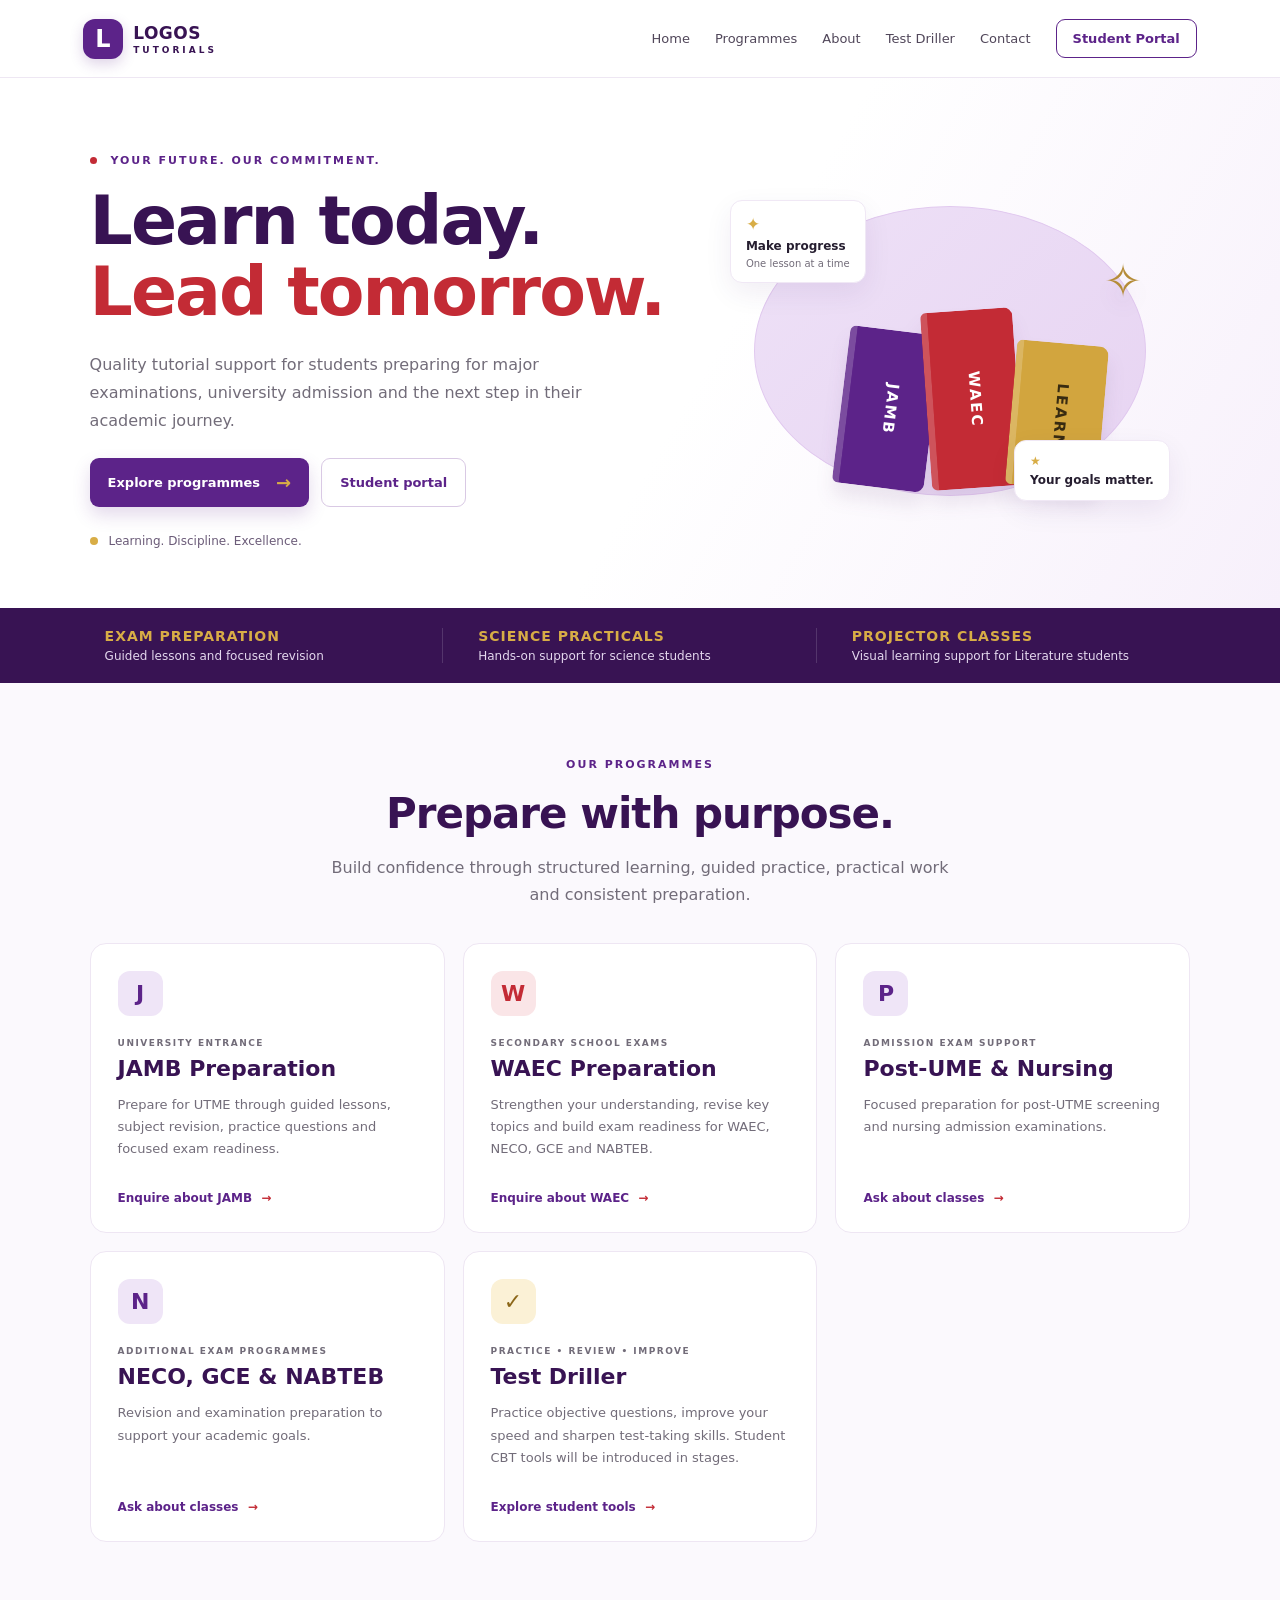
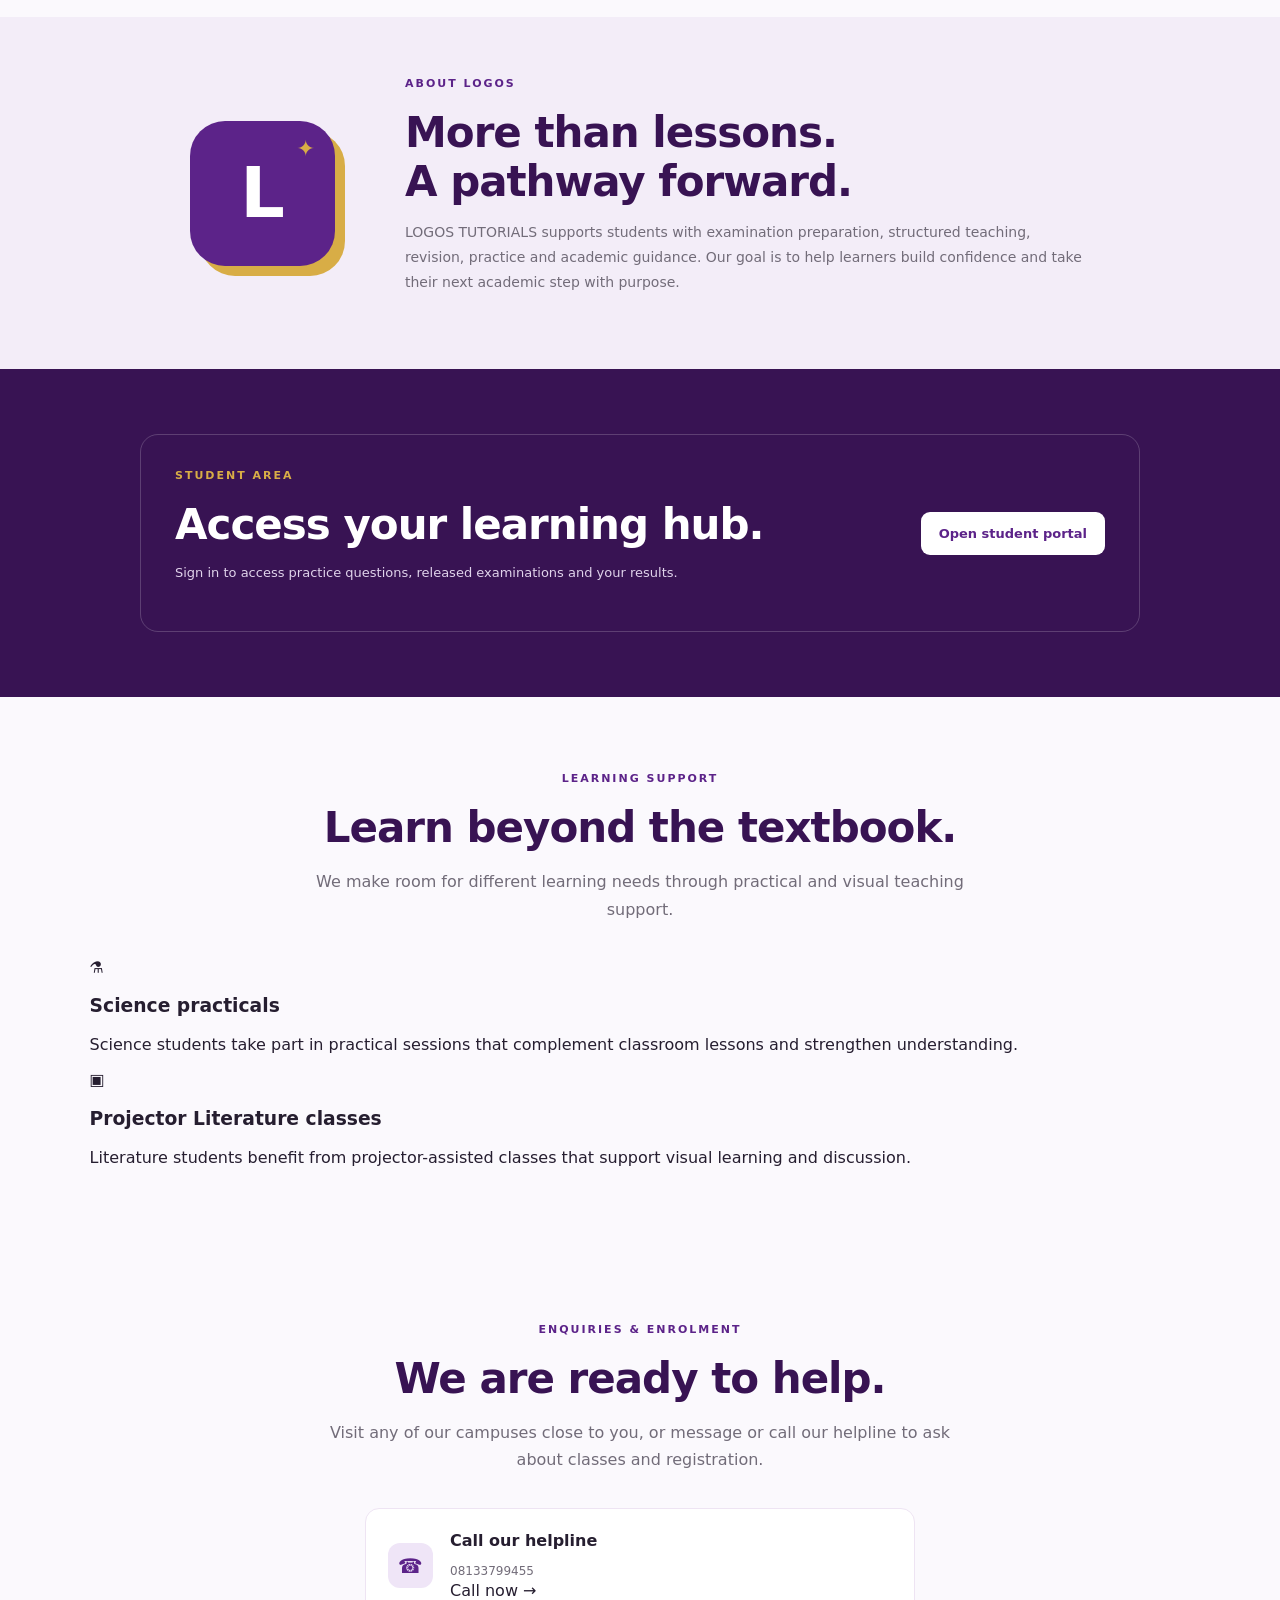
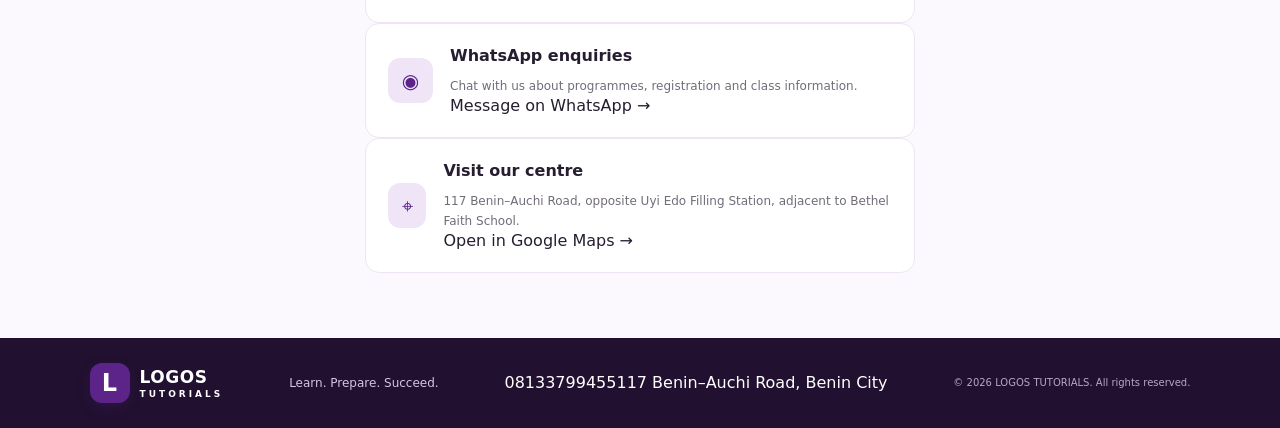
<file: index.html>
<!doctype html>
<html lang="en">
<head>
  <meta charset="utf-8">
  <meta name="viewport" content="width=device-width, initial-scale=1">
  <meta name="description" content="LOGOS Tutorials — JAMB and WAEC preparation, student learning resources and test practice.">
  <title>LOGOS TUTORIALS | Learn. Prepare. Succeed.</title>
  <link rel="stylesheet" href="styles.css">
</head>
<body>
  <header class="header">
    <a class="brand" href="#home" aria-label="LOGOS Tutorials home"><span class="brand-mark">L</span><span>LOGOS <small>TUTORIALS</small></span></a>
    <button class="menu-toggle" aria-expanded="false" aria-controls="nav" aria-label="Toggle navigation">☰</button>
    <nav id="nav" class="nav">
      <a href="#home">Home</a><a href="#programmes">Programmes</a><a href="#about">About</a><a href="#driller">Test Driller</a><a href="#contact">Contact</a>
      <a class="nav-login" href="student-portal.html">Student Portal</a>
    </nav>
  </header>
  <main>
    <section class="hero" id="home">
      <div class="hero-copy">
        <p class="eyebrow"><span></span> YOUR FUTURE. OUR COMMITMENT.</p>
        <h1>Learn today.<br><span>Lead tomorrow.</span></h1>
        <p class="lead">Quality tutorial support for students preparing for major examinations, university admission and the next step in their academic journey.</p>
        <div class="hero-actions"><a class="button primary" href="#programmes">Explore programmes <span>→</span></a><a class="button ghost" href="student-portal.html">Student portal</a></div>
        <div class="hero-note"><span class="gold-dot"></span> Learning. Discipline. Excellence.</div>
      </div>
      <div class="hero-art" aria-label="Study and academic success illustration">
        <div class="art-circle"></div><div class="floating-card card-top"><span class="mini-icon">✦</span><b>Make progress</b><small>One lesson at a time</small></div>
        <div class="book-stack"><div class="book book-one">JAMB</div><div class="book book-two">WAEC</div><div class="book book-three">LEARN</div><div class="plant">✧</div></div>
        <div class="floating-card card-bottom"><span class="gold-star">★</span><b>Your goals matter.</b></div>
      </div>
    </section>
    <section class="quick-strip"><div><b>EXAM PREPARATION</b><span>Guided lessons and focused revision</span></div><div><b>SCIENCE PRACTICALS</b><span>Hands-on support for science students</span></div><div><b>PROJECTOR CLASSES</b><span>Visual learning support for Literature students</span></div></section>
    <section class="section" id="programmes">
      <div class="section-heading"><p class="eyebrow">OUR PROGRAMMES</p><h2>Prepare with purpose.</h2><p>Build confidence through structured learning, guided practice, practical work and consistent preparation.</p></div>
      <div class="programme-grid">
        <article class="programme jamb"><div class="programme-symbol">J</div><p class="tag">UNIVERSITY ENTRANCE</p><h3>JAMB Preparation</h3><p>Prepare for UTME through guided lessons, subject revision, practice questions and focused exam readiness.</p><a href="#contact">Enquire about JAMB <span>→</span></a></article>
        <article class="programme waec"><div class="programme-symbol">W</div><p class="tag">SECONDARY SCHOOL EXAMS</p><h3>WAEC Preparation</h3><p>Strengthen your understanding, revise key topics and build exam readiness for WAEC, NECO, GCE and NABTEB.</p><a href="#contact">Enquire about WAEC <span>→</span></a></article><article class="programme"><div class="programme-symbol">P</div><p class="tag">ADMISSION EXAM SUPPORT</p><h3>Post-UME &amp; Nursing</h3><p>Focused preparation for post-UTME screening and nursing admission examinations.</p><a href="#contact">Ask about classes <span>→</span></a></article><article class="programme"><div class="programme-symbol">N</div><p class="tag">ADDITIONAL EXAM PROGRAMMES</p><h3>NECO, GCE &amp; NABTEB</h3><p>Revision and examination preparation to support your academic goals.</p><a href="#contact">Ask about classes <span>→</span></a></article>
        <article class="programme driller" id="driller"><div class="programme-symbol">✓</div><p class="tag">PRACTICE • REVIEW • IMPROVE</p><h3>Test Driller</h3><p>Practice objective questions, improve your speed and sharpen test-taking skills. Student CBT tools will be introduced in stages.</p><a href="#portal">Explore student tools <span>→</span></a></article>
      </div>
    </section>
    <section class="about-section" id="about"><div class="about-inner"><div class="about-badge">L<span>✦</span></div><div><p class="eyebrow">ABOUT LOGOS</p><h2>More than lessons.<br>A pathway forward.</h2><p>LOGOS TUTORIALS supports students with examination preparation, structured teaching, revision, practice and academic guidance. Our goal is to help learners build confidence and take their next academic step with purpose.</p></div></div></section>
    <section class="portal-section" id="portal"><div class="portal-box"><div><p class="eyebrow">STUDENT AREA</p><h2>Access your learning hub.</h2><p>Sign in to access practice questions, released examinations and your results.</p></div><a class="button light" href="student-portal.html">Open student portal</a></div></section>
    <section class="learning-support section" id="support"><div class="section-heading"><p class="eyebrow">LEARNING SUPPORT</p><h2>Learn beyond the textbook.</h2><p>We make room for different learning needs through practical and visual teaching support.</p></div><div class="support-grid"><article><span class="support-icon">⚗</span><h3>Science practicals</h3><p>Science students take part in practical sessions that complement classroom lessons and strengthen understanding.</p></article><article><span class="support-icon">▣</span><h3>Projector Literature classes</h3><p>Literature students benefit from projector-assisted classes that support visual learning and discussion.</p></article></div></section>
<section class="contact-section" id="contact"><div class="section-heading"><p class="eyebrow">ENQUIRIES &amp; ENROLMENT</p><h2>We are ready to help.</h2><p>Visit any of our campuses close to you, or message or call our helpline to ask about classes and registration.</p></div><div class="contact-grid"><article class="contact-card"><div class="contact-icon">☎</div><div><b>Call our helpline</b><p><a href="tel:+2348133799455">08133799455</a></p><a class="contact-action" href="tel:+2348133799455">Call now →</a></div></article><article class="contact-card"><div class="contact-icon">◉</div><div><b>WhatsApp enquiries</b><p>Chat with us about programmes, registration and class information.</p><a class="contact-action" href="https://wa.me/2348133799455?text=Hello%20LOGOS%20TUTORIALS%2C%20I%20would%20like%20to%20make%20an%20enquiry." target="_blank" rel="noopener">Message on WhatsApp →</a></div></article><article class="contact-card address-card"><div class="contact-icon">⌖</div><div><b>Visit our centre</b><p>117 Benin–Auchi Road, opposite Uyi Edo Filling Station, adjacent to Bethel Faith School.</p><a class="contact-action" href="https://www.google.com/maps/search/?api=1&amp;query=117+Benin+Auchi+Road+opposite+Uyi+Edo+Filling+Station+adjacent+Bethel+Faith+School" target="_blank" rel="noopener">Open in Google Maps →</a></div></article></div></section>
  </main>
  <footer><a class="brand footer-brand" href="#home"><span class="brand-mark">L</span><span>LOGOS <small>TUTORIALS</small></span></a><p>Learn. Prepare. Succeed.</p><div class="footer-contact"><a href="tel:+2348133799455">08133799455</a><span>117 Benin–Auchi Road, Benin City</span></div><small>© <span id="year"></span> LOGOS TUTORIALS. All rights reserved.</small></footer>
  <script src="script.js"></script>
</body>
</html>
</file>
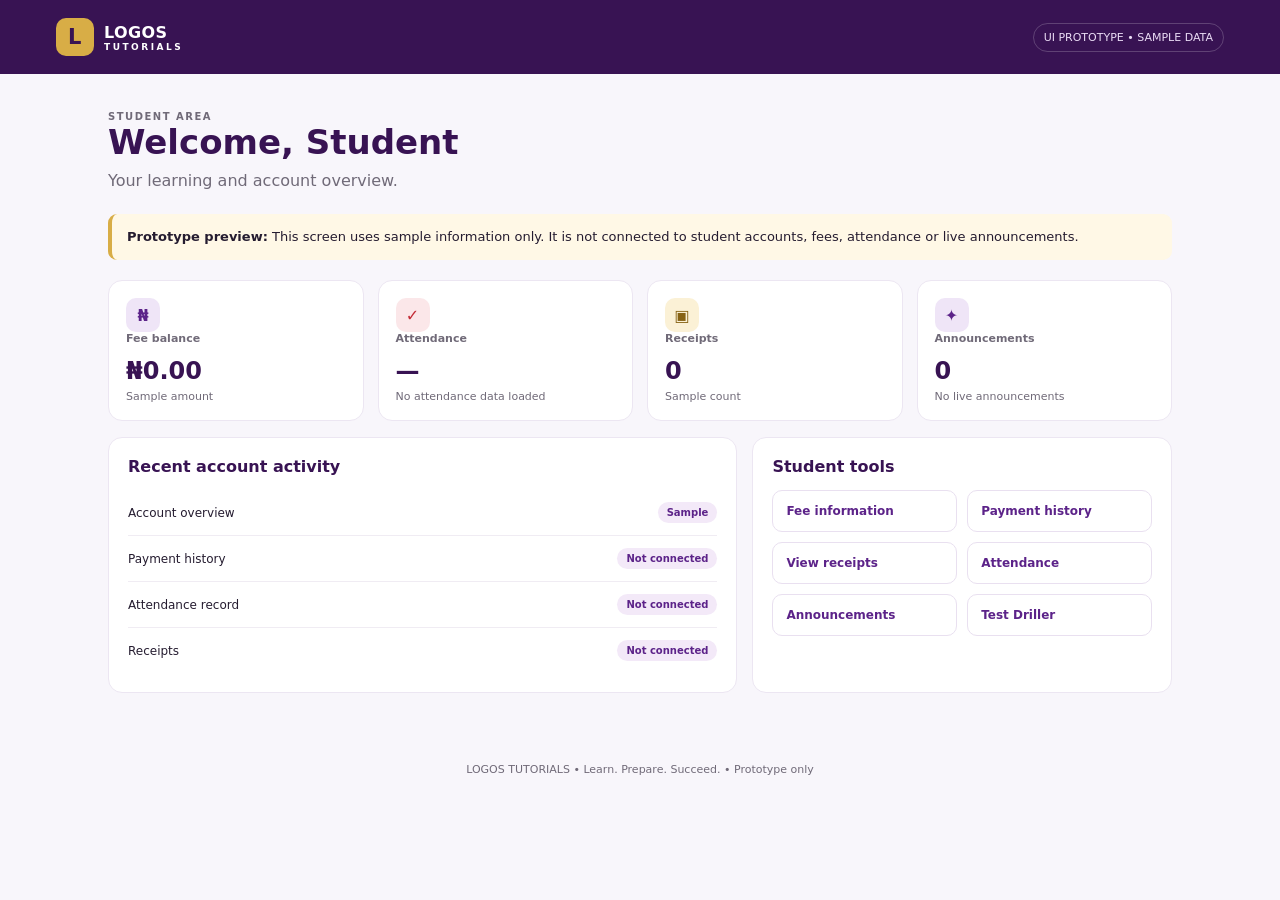
<file: student-dashboard.html>
<!doctype html>
<html lang="en">
<head>
<meta charset="utf-8">
<meta name="viewport" content="width=device-width,initial-scale=1">
<title>LOGOS Student Dashboard — Prototype</title>
<style>
:root{--purple:#5c2389;--deep:#381353;--red:#c32b35;--gold:#d8ad46;--bg:#f8f6fb;--ink:#251c30;--muted:#706a78;--white:#fff}
*{box-sizing:border-box}body{margin:0;background:var(--bg);font-family:Inter,system-ui,"Segoe UI",sans-serif;color:var(--ink)}
header{background:var(--deep);color:#fff;padding:18px clamp(16px,5vw,56px);display:flex;align-items:center;justify-content:space-between;gap:16px}
.brand{display:flex;align-items:center;gap:10px;font-weight:900;letter-spacing:.4px}.mark{background:var(--gold);color:var(--deep);width:38px;height:38px;border-radius:10px;display:grid;place-items:center;font-size:21px}.brand small{display:block;font-size:9px;letter-spacing:2.5px}
header .sample{font-size:11px;color:#eadcf5;border:1px solid #ffffff33;padding:7px 10px;border-radius:30px}
main{max-width:1100px;margin:auto;padding:28px 18px 50px}
.welcome{display:flex;justify-content:space-between;align-items:flex-start;gap:15px;flex-wrap:wrap;margin-bottom:24px}
.eyebrow{color:var(--purple);font-weight:800;letter-spacing:1.5px;font-size:10px;margin:0 0 8px}
h1{font-size:clamp(24px,4vw,34px);margin:0;color:var(--deep)}.welcome p{color:var(--muted);margin:9px 0 0}
.notice{background:#fff8e6;border-left:4px solid var(--gold);border-radius:9px;padding:13px 15px;font-size:13px;line-height:1.55;margin-bottom:20px}
.cards{display:grid;grid-template-columns:repeat(4,minmax(0,1fr));gap:14px}
.card{background:#fff;border:1px solid #ece6f2;border-radius:14px;padding:17px;min-height:130px}
.card .label{font-size:11px;color:var(--muted);font-weight:700}.card .value{font-size:24px;font-weight:900;color:var(--deep);margin:12px 0 5px}.card .sub{font-size:11px;color:var(--muted)}
.icon{width:34px;height:34px;border-radius:10px;background:#efe5f7;color:var(--purple);display:grid;place-items:center;font-weight:900}.red .icon{background:#fbe7e9;color:var(--red)}.gold .icon{background:#fbf1d6;color:#876315}
.section-grid{display:grid;grid-template-columns:1.2fr .8fr;gap:15px;margin-top:16px}
.panel{background:#fff;border:1px solid #ece6f2;border-radius:14px;padding:19px}.panel h2{font-size:16px;color:var(--deep);margin:0 0 14px}
.row{display:flex;justify-content:space-between;align-items:center;padding:12px 0;border-bottom:1px solid #f0ecf3;gap:12px;font-size:12px}.row:last-child{border:0}.status{font-size:10px;font-weight:800;border-radius:20px;padding:5px 9px;background:#f3e9f8;color:var(--purple)}
.actions{display:grid;grid-template-columns:repeat(2,1fr);gap:10px}.action{border:1px solid #e9e0f0;border-radius:10px;padding:13px;color:var(--purple);font-size:12px;font-weight:800;background:#fff}.action:focus,.action:hover{outline:2px solid #d8ad46}
footer{text-align:center;color:var(--muted);font-size:11px;padding:20px}
@media(max-width:800px){.cards{grid-template-columns:repeat(2,1fr)}.section-grid{grid-template-columns:1fr}}
@media(max-width:420px){.cards{grid-template-columns:1fr}.actions{grid-template-columns:1fr}}
</style>
</head>
<body>
<header><div class="brand"><span class="mark">L</span><span>LOGOS <small>TUTORIALS</small></span></div><span class="sample">UI PROTOTYPE • SAMPLE DATA</span></header>
<main>
<section class="welcome"><div><p class="eyebrow">STUDENT AREA</p><h1>Welcome, Student</h1><p>Your learning and account overview.</p></div></section>
<div class="notice"><strong>Prototype preview:</strong> This screen uses sample information only. It is not connected to student accounts, fees, attendance or live announcements.</div>
<section class="cards" aria-label="Student summary">
<article class="card"><div class="icon">₦</div><div class="label">Fee balance</div><div class="value">₦0.00</div><div class="sub">Sample amount</div></article>
<article class="card red"><div class="icon">✓</div><div class="label">Attendance</div><div class="value">—</div><div class="sub">No attendance data loaded</div></article>
<article class="card gold"><div class="icon">▣</div><div class="label">Receipts</div><div class="value">0</div><div class="sub">Sample count</div></article>
<article class="card"><div class="icon">✦</div><div class="label">Announcements</div><div class="value">0</div><div class="sub">No live announcements</div></article>
</section>
<section class="section-grid">
<article class="panel"><h2>Recent account activity</h2><div class="row"><span>Account overview</span><span class="status">Sample</span></div><div class="row"><span>Payment history</span><span class="status">Not connected</span></div><div class="row"><span>Attendance record</span><span class="status">Not connected</span></div><div class="row"><span>Receipts</span><span class="status">Not connected</span></div></article>
<article class="panel"><h2>Student tools</h2><div class="actions"><div class="action">Fee information</div><div class="action">Payment history</div><div class="action">View receipts</div><div class="action">Attendance</div><div class="action">Announcements</div><div class="action">Test Driller</div></div></article>
</section>
</main>
<footer>LOGOS TUTORIALS • Learn. Prepare. Succeed. • Prototype only</footer>
</body>
</html>
</file>
<file: styles.css>
:root{--purple:#5c2389;--purple-dark:#381353;--purple-light:#efe5f7;--gold:#d8ad46;--red:#c32b35;--ink:#261e30;--muted:#726c79;--white:#fff;--bg:#fbf9fd}*{box-sizing:border-box}html{scroll-behavior:smooth}body{margin:0;font-family:Inter,ui-sans-serif,system-ui,-apple-system,"Segoe UI",sans-serif;color:var(--ink);background:var(--bg)}a{color:inherit;text-decoration:none}.header{height:auto;min-height:78px;padding:14px 6.5%;display:flex;align-items:center;justify-content:space-between;background:#fff;border-bottom:1px solid #eee7f3;position:sticky;top:0;z-index:20}.brand{display:flex;align-items:center;gap:10px;font-weight:900;letter-spacing:.5px;color:var(--purple-dark);font-size:17px}.brand small{display:block;font-size:9px;letter-spacing:3px;margin-top:2px}.brand-mark{display:grid;place-items:center;width:40px;height:40px;background:var(--purple);color:white;border-radius:12px;font-weight:900;font-size:24px;box-shadow:0 5px 14px #5c238933}.nav{display:flex;align-items:center;gap:25px;font-size:13px;color:#51475a}.nav a:hover{color:var(--purple)}.nav-login{border:1px solid var(--purple);padding:11px 16px;border-radius:9px;color:var(--purple);font-weight:700}.menu-toggle{display:none;border:0;background:transparent;font-size:24px;color:var(--purple)}.hero{padding:76px 7% 60px;display:grid;grid-template-columns:1.1fr .9fr;align-items:center;gap:32px;min-height:470px;background:linear-gradient(120deg,#fff 55%,#f7f0fb)}.eyebrow{font-size:11px;font-weight:800;letter-spacing:2px;color:var(--purple);margin:0 0 18px}.eyebrow span{display:inline-block;width:7px;height:7px;border-radius:50%;background:var(--red);margin-right:8px}.hero h1{font-size:clamp(42px,6vw,68px);line-height:1.05;letter-spacing:-2px;margin:0;color:var(--purple-dark)}.hero h1 span{color:var(--red)}.lead{max-width:520px;color:var(--muted);line-height:1.75;font-size:16px;margin:23px 0}.hero-actions{display:flex;gap:12px;flex-wrap:wrap}.button{display:inline-flex;align-items:center;gap:16px;padding:14px 18px;border-radius:9px;font-size:13px;font-weight:800}.primary{background:var(--purple);color:#fff;box-shadow:0 8px 18px #5c23892c}.primary span{color:var(--gold);font-size:18px}.ghost{border:1px solid #d9c9e4;color:var(--purple)}.hero-note{margin-top:27px;font-size:12px;color:#6b5b78}.gold-dot{width:8px;height:8px;background:var(--gold);display:inline-block;border-radius:50%;margin-right:7px}.hero-art{height:330px;position:relative;max-width:440px;width:100%;margin:auto}.art-circle{position:absolute;inset:20px 24px 20px 24px;border-radius:50%;background:linear-gradient(135deg,#eee1f7,#e7d4f2);border:1px solid #e1c9ef}.book-stack{position:absolute;left:24%;right:14%;bottom:28px;height:190px;display:flex;align-items:end;justify-content:center;filter:drop-shadow(0 14px 9px #46205b18)}.book{height:158px;width:92px;border-radius:6px 9px 9px 6px;display:flex;align-items:center;justify-content:center;writing-mode:vertical-rl;transform:rotate(7deg);font-size:15px;font-weight:900;letter-spacing:2px;color:white;border-left:7px solid #ffffff30}.book-one{background:var(--purple);margin-right:-7px}.book-two{background:var(--red);height:178px;transform:rotate(-4deg);margin-right:-7px}.book-three{background:#d2a53e;color:#382b11;height:145px;transform:rotate(5deg)}.plant{font-size:46px;color:#b58c38;position:absolute;right:-34px;top:-44px;writing-mode:horizontal-tb}.floating-card{position:absolute;background:white;border:1px solid #f0e8f5;border-radius:12px;padding:13px 15px;box-shadow:0 10px 28px #3d155f12;font-size:12px;display:grid;gap:5px}.floating-card small{color:var(--muted)}.card-top{top:14px;left:0}.mini-icon{color:var(--gold);font-size:17px}.card-bottom{right:0;bottom:15px}.gold-star{color:var(--gold)}.quick-strip{display:grid;grid-template-columns:repeat(3,1fr);padding:20px 7%;background:var(--purple-dark);color:#fff;gap:20px}.quick-strip div{display:grid;gap:5px;border-right:1px solid #ffffff25;padding-left:15px}.quick-strip div:last-child{border:0}.quick-strip b{font-size:14px;color:var(--gold);letter-spacing:1px}.quick-strip span{font-size:12px;color:#e4d8ee}.section{padding:75px 7%}.section-heading{text-align:center;max-width:650px;margin:0 auto 35px}.section-heading h2,.about-inner h2,.portal-box h2{font-size:clamp(28px,4vw,42px);letter-spacing:-1px;color:var(--purple-dark);margin:0 0 13px}.section-heading>p:last-child{color:var(--muted);line-height:1.7}.programme-grid{display:grid;grid-template-columns:repeat(3,1fr);gap:18px}.programme{padding:27px;border-radius:16px;background:#fff;border:1px solid #eee6f3;min-height:285px;display:flex;flex-direction:column}.programme-symbol{width:45px;height:45px;border-radius:12px;display:grid;place-items:center;background:var(--purple-light);color:var(--purple);font-weight:900;font-size:22px}.waec .programme-symbol{background:#fae5e7;color:var(--red)}.driller .programme-symbol{background:#fbf1d6;color:#8b6618}.tag{font-size:9px;font-weight:900;letter-spacing:1.5px;color:var(--muted);margin:22px 0 8px}.programme h3{margin:0;font-size:22px;color:var(--purple-dark)}.programme>p:not(.tag){font-size:13px;color:var(--muted);line-height:1.7}.programme>a{margin-top:auto;color:var(--purple);font-weight:800;font-size:12px;padding-top:18px}.programme>a span{color:var(--red);margin-left:5px}.about-section{background:#f3edf8;padding:60px 7%}.about-inner{max-width:900px;margin:auto;display:grid;grid-template-columns:180px 1fr;gap:35px;align-items:center}.about-badge{width:145px;height:145px;border-radius:35px;background:var(--purple);color:#fff;font-size:70px;font-weight:900;display:grid;place-items:center;position:relative;box-shadow:10px 10px 0 #d8ad46}.about-badge span{position:absolute;font-size:22px;color:var(--gold);right:20px;top:15px}.about-inner p:not(.eyebrow){color:var(--muted);line-height:1.8;font-size:14px}.portal-section{padding:65px 7%;background:var(--purple-dark)}.portal-box{max-width:1000px;margin:auto;border:1px solid #ffffff30;border-radius:18px;padding:34px;display:flex;align-items:center;justify-content:space-between;gap:25px;color:white}.portal-box h2{color:white}.portal-box p:not(.eyebrow){max-width:560px;color:#e0d3eb;line-height:1.7;font-size:13px}.portal-box .eyebrow{color:var(--gold)}.light{background:white;color:var(--purple);white-space:nowrap}.contact-section{padding:65px 7%}.contact-card{max-width:550px;margin:auto;border:1px solid #eee4f3;background:#fff;border-radius:14px;padding:22px;display:flex;gap:17px;align-items:center}.contact-icon{width:45px;height:45px;border-radius:12px;background:var(--purple-light);color:var(--purple);display:grid;place-items:center;font-size:20px}.contact-card p{color:var(--muted);font-size:12px;line-height:1.6;margin-bottom:0}footer{padding:25px 7%;background:#21102f;color:#fff;display:flex;align-items:center;justify-content:space-between;gap:15px;flex-wrap:wrap}.footer-brand{color:white}footer p{color:#d5c6e2;font-size:12px}footer>small{color:#b8a8c7;font-size:10px}
@media(max-width:800px){.header{padding:12px 5%}.menu-toggle{display:block}.nav{display:none;position:absolute;top:68px;left:0;right:0;background:white;padding:18px 5%;border-top:1px solid #eee;box-shadow:0 10px 20px #25103310;flex-direction:column;align-items:stretch;gap:17px}.nav.open{display:flex}.nav-login{text-align:center}.hero{padding:50px 6% 40px;grid-template-columns:1fr;gap:15px}.hero-art{height:285px;max-width:390px}.hero h1{font-size:52px}.quick-strip{padding:20px 5%;grid-template-columns:1fr;gap:14px}.quick-strip div{border-right:0;border-bottom:1px solid #ffffff25;padding:0 0 12px}.quick-strip div:last-child{padding-bottom:0}.section{padding:55px 5%}.programme-grid{grid-template-columns:1fr}.programme{min-height:240px}.about-inner{grid-template-columns:1fr;gap:24px}.about-badge{width:105px;height:105px;font-size:52px}.portal-box{padding:25px;align-items:flex-start;flex-direction:column}.contact-section{padding:55px 5%}footer{padding:25px 5%;}}
@media(min-width:801px) and (max-width:1050px){.nav{gap:14px}.hero{padding-left:5%;padding-right:5%}.programme-grid{gap:12px}.programme{padding:22px}}

/* Stage 1.1 expanded information */
.programme-grid{grid-template-columns:repeat(auto-fit,minmax(245px,1fr)}
.learning-support{background:#fff}
.support-grid{display:grid;grid-template-columns:repeat(2,minmax(0,1fr));gap:18px;max-width:900px;margin:auto}
.support-grid article{background:#fbf9fd;border:1px solid #eee6f3;border-radius:16px;padding:26px}
.support-icon{display:grid;place-items:center;width:46px;height:46px;border-radius:12px;background:#f2e9f9;color:var(--purple);font-size:22px;font-weight:800}
.support-grid h3{color:var(--purple-dark);margin:16px 0 8px}
.support-grid p{color:var(--muted);font-size:14px;line-height:1.75;margin:0}
.contact-grid{display:grid;grid-template-columns:repeat(auto-fit,minmax(245px,1fr));gap:16px;max-width:1000px;margin:auto}
.contact-card{max-width:none;align-items:flex-start;min-height:150px}
.contact-card a{color:var(--purple);font-weight:800}
.contact-action{display:inline-block;margin-top:8px;font-size:12px}
.address-card{grid-column:span 2}
.footer-contact{display:flex;flex-direction:column;gap:5px;font-size:12px;color:#d5c6e2}
.footer-contact a{color:#fff;font-weight:700}
@media(max-width:600px){.support-grid{grid-template-columns:1fr}.address-card{grid-column:auto}.contact-card{padding:18px}.hero h1{letter-spacing:-1.5px}}
</file>
